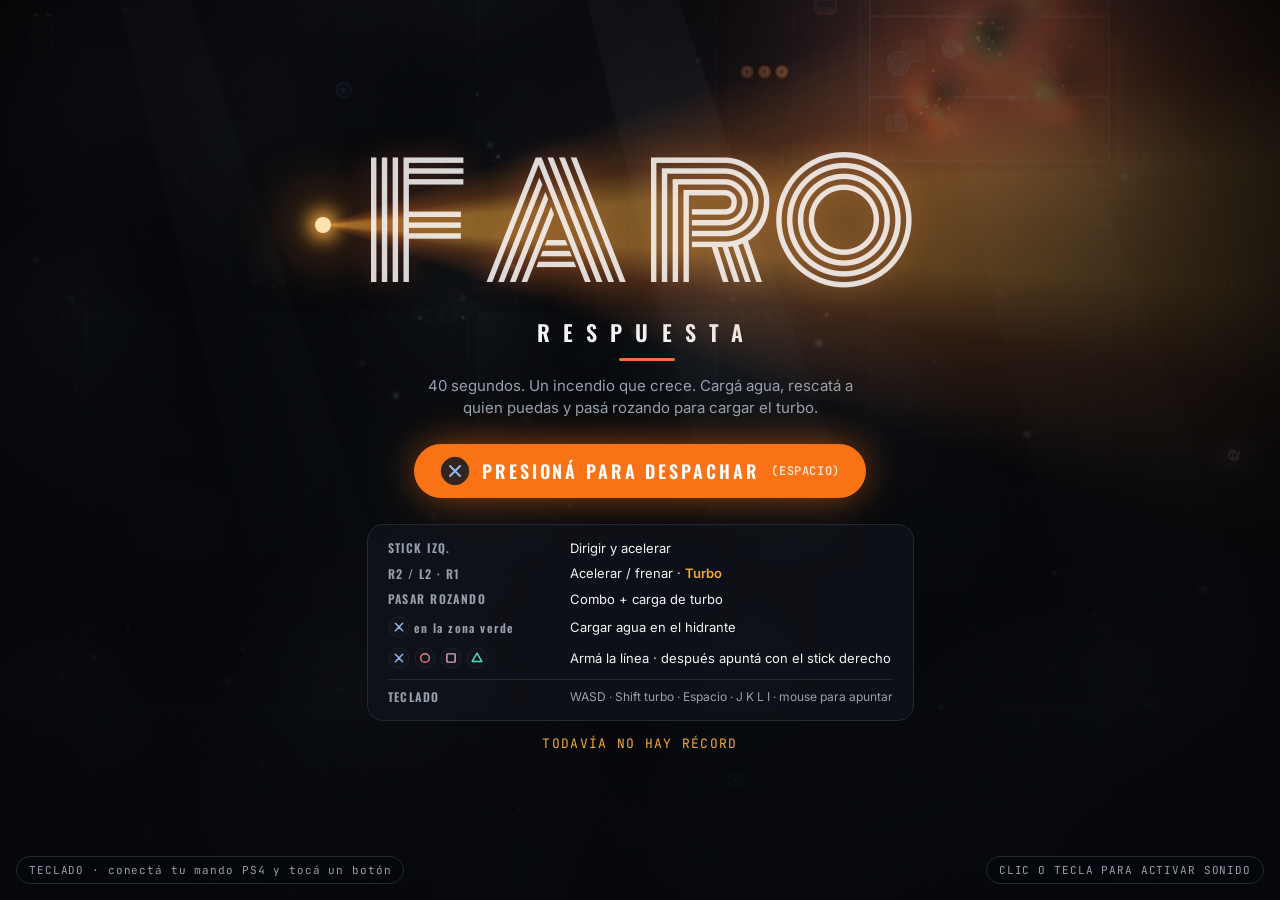
<file: index.html>
<!doctype html>
<html lang="es">
<head>
  <meta charset="utf-8">
  <meta name="viewport" content="width=device-width, initial-scale=1">
  <title>FARO · Respuesta</title>
  <meta name="description" content="Llevá el camión de bomberos desde la central hasta el incendio en 40 segundos. Jugable con joystick de PS4.">
  <meta name="theme-color" content="#05070A">
  <link rel="preconnect" href="https://fonts.googleapis.com">
  <link rel="preconnect" href="https://fonts.gstatic.com" crossorigin>
  <link href="https://fonts.googleapis.com/css2?family=Monoton&family=Oswald:wght@400;500;600;700&family=JetBrains+Mono:wght@400;700&family=Inter:wght@400;500;600&display=swap" rel="stylesheet">
  <link rel="stylesheet" href="css/style.css">
</head>
<body>
  <canvas id="game"></canvas>

  <!-- HUD en partida -->
  <div id="hud" class="hidden">
    <div class="hud-tl glass">
      <div class="hud-brand">FARO</div>
      <div class="hud-unit mono">UNIDAD 07 · <span id="hud-speed">0</span> km/h</div>
    </div>

    <div class="hud-tc">
      <div class="timer-label">TIEMPO DE RESPUESTA</div>
      <div id="hud-timer" class="timer">40.0</div>
      <div id="hud-obj" class="objective"><span class="dot"></span><span id="hud-obj-text"></span></div>
      <div id="banner" class="banner"></div>
    </div>

    <div class="hud-tr glass">
      <div class="panel-title"><span>RADAR</span><span id="hud-dist" class="mono"></span></div>
      <canvas id="minimap" width="480" height="300"></canvas>
    </div>

    <div id="combo" class="combo hidden">
      <div class="combo-x">x<span id="combo-n">1</span></div>
      <div class="combo-label">COMBO · <span id="combo-pts" class="mono">0</span> pts</div>
      <div class="combo-bar"><div id="combo-t"></div></div>
    </div>

    <div class="hud-bl glass">
      <div id="hud-tank" class="gauge-row">
        <span class="label">TANQUE</span>
        <div class="tank"><div id="hud-tank-fill"></div></div>
        <span id="hud-tank-pct" class="mono">VACÍO</span>
      </div>
      <div id="hud-turbo" class="gauge-row">
        <span class="label">TURBO</span>
        <div class="tank turbo"><div id="hud-turbo-fill"></div></div>
        <span class="mono key-hint"><span class="pad-only">R1</span><span class="kb-only">SHIFT</span></span>
      </div>
      <div class="gauge-row">
        <span class="label">CIVILES</span>
        <div id="hud-civ" class="civ"></div>
        <span class="mono dim">+2s c/u</span>
      </div>
    </div>

    <div class="hud-br chip mono" id="hud-device"></div>

    <div id="prompt" class="prompt hidden">
      <span class="prompt-glyph" data-glyph="0"></span>
      <div class="prompt-main">
        <div class="prompt-row"><span id="prompt-text" class="prompt-text">CARGAR AGUA</span><span id="prompt-key" class="prompt-key mono"></span></div>
        <div id="pgauge" class="pgauge hidden">
          <div id="pg-zone" class="pg-zone"><div class="pg-perfect"></div></div>
          <div id="pg-needle" class="pg-needle"></div>
        </div>
      </div>
    </div>

    <div id="qte" class="qte glass hidden">
      <div class="qte-head"><span class="badge critical">ATAQUE</span><span id="qte-title" class="qte-title">ARMÁ LA LÍNEA</span></div>
      <div id="qte-seq" class="qte-seq"></div>
      <div id="aim-help" class="aim-help hidden">
        <span class="pad-only"><b>STICK DER.</b> apuntar · <b>R2</b> o <b>✕</b> tirar agua</span>
        <span class="kb-only"><b>MOUSE / FLECHAS</b> apuntar · <b>CLIC / ESPACIO</b> tirar agua</span>
      </div>
      <div class="firebar-row"><span class="label">FUEGO</span><div class="firebar"><div id="qte-fire"></div></div></div>
    </div>

    <div id="go" class="go">¡YA!</div>
  </div>

  <!-- Pantalla de título -->
  <div id="screen-title" class="screen">
    <div class="title-wrap">
      <div class="logo">
        <div class="beam"></div>
        <div class="lamp"></div>
        <h1 class="wordmark">FARO</h1>
      </div>
      <div class="subtitle">RESPUESTA<span class="accent-bar"></span></div>
      <p class="tagline">40 segundos. Un incendio que crece. Cargá agua, rescatá a quien puedas y pasá rozando para cargar el turbo.</p>

      <div class="cta"><span data-glyph="0"></span><span>PRESIONÁ PARA DESPACHAR</span><span class="kb-only mono">(ESPACIO)</span></div>

      <div id="title-panels" class="title-panels">
        <div class="controls glass">
          <div class="ctl"><span class="k">STICK IZQ.</span><span>Dirigir y acelerar</span></div>
          <div class="ctl"><span class="k">R2 / L2 · R1</span><span>Acelerar / frenar · <b class="accent">Turbo</b></span></div>
          <div class="ctl"><span class="k">PASAR ROZANDO</span><span>Combo + carga de turbo</span></div>
          <div class="ctl"><span class="k"><span data-glyph="0"></span> en la zona verde</span><span>Cargar agua en el hidrante</span></div>
          <div class="ctl"><span class="k"><span data-glyph="0"></span><span data-glyph="1"></span><span data-glyph="2"></span><span data-glyph="3"></span></span><span>Armá la línea · después apuntá con el stick derecho</span></div>
          <div class="ctl kb"><span class="k mono">TECLADO</span><span>WASD · Shift turbo · Espacio · J K L I · mouse para apuntar</span></div>
        </div>
        <div class="title-board glass">
          <div class="board-title">TOP 5 · <span id="title-board-count">0</span> PARTICIPANTES</div>
          <ol id="title-board-list" class="board"></ol>
        </div>
      </div>
      <div class="best mono" id="title-best"></div>
    </div>
    <div class="title-foot">
      <div class="chip mono" id="title-device"></div>
      <div class="chip mono" id="mute">SONIDO: ON (M)</div>
    </div>
  </div>

  <!-- Despacho + cuenta regresiva -->
  <div id="screen-brief" class="screen screen-clear hidden">
    <div class="brief glass">
      <div class="brief-top"><span class="badge critical">CRÍTICO</span><span class="mono dim">CANAL 2 · DESPACHO</span></div>
      <h2 id="brief-type"></h2>
      <div id="brief-addr" class="brief-addr"></div>
      <div id="brief-radio" class="radio mono"></div>
      <ol class="steps">
        <li><span class="step-dot water"></span>Hidrante: apretá <span data-glyph="0"></span> cuando la aguja pase por la <b>zona verde</b></li>
        <li><span class="step-dot civ"></span>Rescatá <b>civiles</b> (+2 s) y pasá rozando autos para el <b>turbo</b></li>
        <li><span class="step-dot fire"></span>El fuego <b>se propaga</b> a los 10 s y a los 18 s: ¡llegá antes!</li>
      </ol>
      <div id="brief-rec" class="brief-rec mono"></div>
    </div>
    <div id="countdown" class="countdown"></div>
  </div>

  <!-- Resultado -->
  <div id="screen-result" class="screen hidden">
    <div class="result glass">
      <div class="res-head">
        <span id="res-badge" class="badge resolved">RESUELTO</span>
        <h2 id="res-title">INCENDIO CONTROLADO</h2>
        <div id="res-sub" class="res-sub"></div>
        <span class="accent-bar"></span>
      </div>
      <div class="res-cols">
        <div class="res-left">
          <div class="res-body">
            <div id="res-rank" class="rank">S</div>
            <dl class="stats">
              <div><dt>Tiempo restante</dt><dd id="res-time" class="mono"></dd></div>
              <div><dt>Llegada</dt><dd id="res-arrive" class="mono"></dd></div>
              <div><dt>Civiles</dt><dd id="res-civ" class="mono"></dd></div>
              <div><dt>Mejor combo</dt><dd id="res-combo" class="mono"></dd></div>
              <div><dt>Propagación</dt><dd id="res-spread" class="mono"></dd></div>
              <div><dt>Choques</dt><dd id="res-crash" class="mono"></dd></div>
              <div class="total"><dt>Puntaje</dt><dd id="res-score" class="mono"></dd></div>
            </dl>
          </div>
        </div>
        <div class="res-right">
          <div id="ini" class="ini hidden">
            <div class="ini-title">¡ANOTATE EN EL RANKING!</div>
            <div class="ini-sub"><span id="ini-pos"></span> · Ingresá tus iniciales</div>
            <div class="ini-slots"><span id="ini0" class="slot">A</span><span id="ini1" class="slot">A</span><span id="ini2" class="slot">A</span></div>
            <div class="ini-help mono"><span class="pad-only">▲▼ letra · ◀▶ mover · ✕ siguiente</span><span class="kb-only">Escribí tus letras · Enter confirmar</span></div>
          </div>
          <div class="board-title">RANKING · <span id="res-board-count">0</span> PARTICIPANTES</div>
          <ol id="res-board" class="board"></ol>
        </div>
      </div>
      <div id="res-best" class="res-best mono"></div>
      <div id="res-cta" class="res-cta">
        <span class="act"><span data-glyph="0"></span> REINTENTAR <span class="kb-only mono">ESPACIO</span></span>
        <span class="act dim"><span data-glyph="1"></span> MENÚ <span class="kb-only mono">L</span></span>
      </div>
    </div>
  </div>

  <!-- Pausa -->
  <div id="screen-pause" class="screen hidden">
    <div class="pause glass">
      <h2>PAUSA</h2>
      <div class="res-cta">
        <span class="act"><span data-glyph="0"></span> CONTINUAR</span>
        <span class="act dim"><span data-glyph="1"></span> MENÚ</span>
      </div>
    </div>
  </div>

  <script src="js/util.js"></script>
  <script src="js/input.js"></script>
  <script src="js/audio.js"></script>
  <script src="js/world.js"></script>
  <script src="js/render.js"></script>
  <script src="js/game.js"></script>
</body>
</html>
</file>
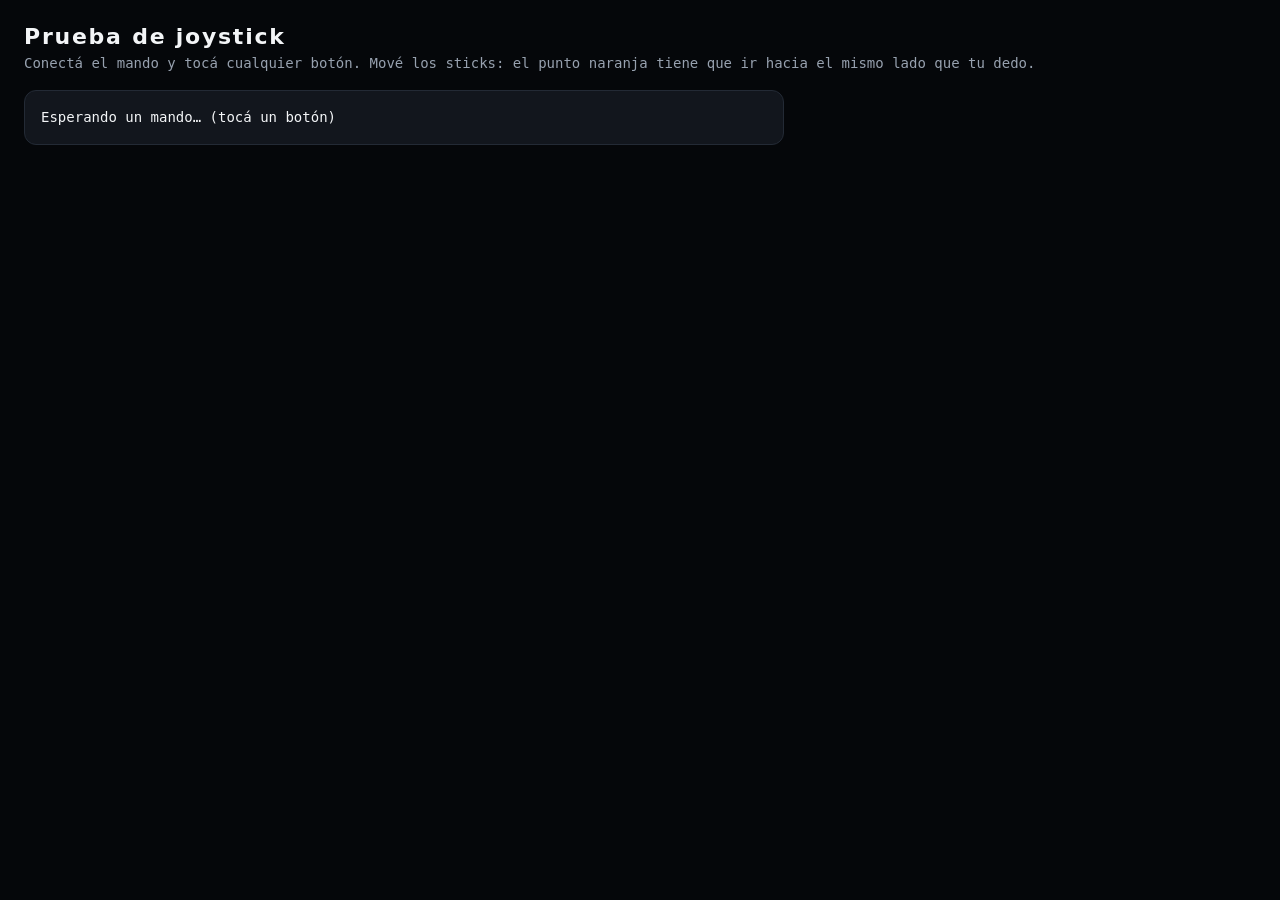
<file: test-joystick.html>
<!doctype html>
<html lang="es">
<head>
  <meta charset="utf-8">
  <meta name="viewport" content="width=device-width, initial-scale=1">
  <title>FARO · Prueba de joystick</title>
  <style>
    :root { --night: #05070A; --panel: #12161D; --line: #232A35; --mist: #F3F5F7; --ash: #97A1AF; --ember: #F2703C; --ok: #16A34A; }
    * { box-sizing: border-box; }
    body { margin: 0; background: var(--night); color: var(--mist); font: 14px/1.5 ui-monospace, Consolas, monospace; padding: 24px; }
    h1 { font: 700 22px system-ui, sans-serif; letter-spacing: .08em; margin: 0 0 4px; }
    .dim { color: var(--ash); }
    .card { background: var(--panel); border: 1px solid var(--line); border-radius: 12px; padding: 16px; margin-top: 16px; max-width: 760px; }
    .bad { color: #FCA5A5; } .good { color: #86EFAC; }
    .axis { display: grid; grid-template-columns: 210px 1fr 70px; gap: 10px; align-items: center; margin: 4px 0; }
    .bar { position: relative; height: 12px; background: var(--line); border-radius: 6px; }
    .bar i { position: absolute; top: 0; bottom: 0; width: 4px; margin-left: -2px; background: var(--ember); border-radius: 2px; }
    .bar::after { content: ''; position: absolute; left: 50%; top: -3px; bottom: -3px; width: 1px; background: var(--ash); }
    .btns { display: flex; flex-wrap: wrap; gap: 6px; }
    .btn { padding: 4px 8px; border: 1px solid var(--line); border-radius: 6px; color: var(--ash); }
    .btn.on { background: var(--ember); color: #fff; border-color: var(--ember); }
    .stick { width: 120px; height: 120px; border: 1px solid var(--line); border-radius: 50%; position: relative; display: inline-block; margin-right: 16px; }
    .stick b { position: absolute; width: 14px; height: 14px; margin: -7px; border-radius: 50%; background: var(--ember); left: 50%; top: 50%; }
    .stick span { position: absolute; bottom: -22px; width: 100%; text-align: center; color: var(--ash); font-size: 12px; }
  </style>
</head>
<body>
  <h1>Prueba de joystick</h1>
  <div class="dim">Conectá el mando y tocá cualquier botón. Mové los sticks: el punto naranja tiene que ir hacia el mismo lado que tu dedo.</div>
  <div id="out" class="card">Esperando un mando…</div>
  <script>
    const NAMES = ['✕', '○', '□', '△', 'L1', 'R1', 'L2', 'R2', 'Share', 'Options', 'L3', 'R3', '↑', '↓', '←', '→', 'PS', 'Touchpad'];
    const AXES = ['0 · Stick izq. horizontal', '1 · Stick izq. vertical', '2 · Stick der. horizontal', '3 · Stick der. vertical'];
    const out = document.getElementById('out');
    function frame() {
      const pads = navigator.getGamepads ? [...navigator.getGamepads()].filter(Boolean) : [];
      if (!pads.length) { out.innerHTML = 'Esperando un mando… (tocá un botón)'; requestAnimationFrame(frame); return; }
      const g = pads[0];
      const std = g.mapping === 'standard';
      let h = `<div><b>${g.id}</b></div>`;
      h += `<div>Distribución: ${std ? '<span class="good">standard ✔ (la que espera el juego)</span>' : `<span class="bad">"${g.mapping || 'ninguna'}" ✘ — el navegador no la reconoce como estándar</span>`}</div>`;
      h += `<div class="dim">${g.axes.length} ejes · ${g.buttons.length} botones</div><div style="margin:18px 0 28px">`;
      const ax = (i) => g.axes[i] || 0;
      h += `<div class="stick"><b style="left:${50 + ax(0) * 45}%;top:${50 + ax(1) * 45}%"></b><span>izquierdo (ejes 0,1)</span></div>`;
      h += `<div class="stick"><b style="left:${50 + ax(2) * 45}%;top:${50 + ax(3) * 45}%"></b><span>derecho (ejes 2,3)</span></div></div>`;
      g.axes.forEach((v, i) => {
        h += `<div class="axis"><span>${AXES[i] || 'eje ' + i}</span><div class="bar"><i style="left:${(v + 1) * 50}%"></i></div><span>${v.toFixed(2)}</span></div>`;
      });
      h += '<div class="btns" style="margin-top:12px">';
      g.buttons.forEach((b, i) => {
        const label = std ? (NAMES[i] || i) : i;
        h += `<span class="btn ${b.pressed ? 'on' : ''}">${i}: ${label}${b.value > 0 && b.value < 1 ? ' ' + b.value.toFixed(2) : ''}</span>`;
      });
      h += '</div>';
      out.innerHTML = h;
      requestAnimationFrame(frame);
    }
    frame();
  </script>
</body>
</html>
</file>
<file: css/style.css>
/* FARO · Respuesta — tokens tomados de FARO-estetica-videojuego.md */
:root {
  --night: #05070A;
  --panel: #12161D;
  --line: #232A35;
  --mist: #F3F5F7;
  --ash: #97A1AF;
  --ember: #F2703C;
  --ember-hot: #FF3C38;
  --signal: #F59E0B;
  --orange: #F97316;
  --dispatch: #5887FF;
  --beam-a: #F2A93E;
  --beam-b: #E67828;
  --critical: #DC2626;
  --resolved: #16A34A;
  --glass: rgba(18, 22, 29, 0.62);
  --f-display: 'Oswald', 'Arial Narrow', sans-serif;
  --f-mono: 'JetBrains Mono', 'IBM Plex Mono', ui-monospace, monospace;
  --f-body: 'Inter', ui-sans-serif, system-ui, sans-serif;
}

* { box-sizing: border-box; margin: 0; padding: 0; }
html, body { width: 100%; height: 100%; overflow: hidden; background: var(--night); color: var(--mist); font-family: var(--f-body); user-select: none; }
canvas#game { position: fixed; inset: 0; width: 100vw; height: 100vh; display: block; }
.hidden { display: none !important; }
.mono { font-family: var(--f-mono); }
.dim { color: var(--ash); }
.kb-only { display: none; font-size: 12px; color: var(--ash); letter-spacing: 0.05em; }
body.kb .kb-only { display: inline; }

.glass {
  background: var(--glass);
  backdrop-filter: blur(8px);
  -webkit-backdrop-filter: blur(8px);
  border: 1px solid var(--line);
  border-radius: 16px;
}
.chip {
  display: inline-flex; align-items: center; gap: 8px;
  padding: 6px 12px; border-radius: 999px;
  background: rgba(5, 7, 10, 0.6); border: 1px solid var(--line);
  font-size: 11px; letter-spacing: 0.08em; color: var(--ash);
}
.glyph { width: 1.6em; height: 1.6em; vertical-align: middle; }
[data-glyph] { display: inline-flex; }
.badge {
  display: inline-block; padding: 3px 10px; border-radius: 999px;
  font: 700 11px/1.4 var(--f-display); letter-spacing: 0.14em; text-transform: uppercase;
}
.badge.critical { background: rgba(220, 38, 38, 0.18); color: #F87171; border: 1px solid rgba(220, 38, 38, 0.4); }
.badge.resolved { background: rgba(22, 163, 74, 0.18); color: #4ADE80; border: 1px solid rgba(22, 163, 74, 0.4); }
.accent-bar { display: block; height: 3px; width: 56px; margin-top: 10px; border-radius: 2px; background: var(--ember); transition: width .4s; }
.label { font: 600 11px var(--f-display); letter-spacing: 0.16em; color: var(--ash); }

/* ------------------------------------------------------------------ HUD */
#hud { position: fixed; inset: 0; pointer-events: none; }
.hud-tl { position: absolute; top: 16px; left: 16px; padding: 10px 16px; }
.hud-brand { font: 28px/1 'Monoton', cursive; letter-spacing: 0.1em; color: rgba(255, 255, 255, 0.83); text-shadow: 0 0 18px rgba(242, 112, 60, 0.45); }
.hud-unit { font-size: 11px; color: var(--ash); margin-top: 6px; letter-spacing: 0.06em; }

.hud-tc { position: absolute; top: 12px; left: 50%; transform: translateX(-50%); text-align: center; }
.timer-label { font: 500 11px var(--f-display); letter-spacing: 0.3em; color: var(--ash); }
.timer {
  font: 700 64px/1 var(--f-display); color: var(--mist); letter-spacing: 0.02em;
  font-variant-numeric: tabular-nums; text-shadow: 0 0 24px rgba(242, 112, 60, 0.35);
  transition: color .2s;
}
.timer.warn { color: var(--signal); text-shadow: 0 0 24px rgba(245, 158, 11, 0.5); }
.timer.critical { color: var(--ember-hot); text-shadow: 0 0 28px rgba(255, 60, 56, 0.7); animation: beat .5s ease-in-out infinite; }
@keyframes beat { 50% { transform: scale(1.08); } }

.objective {
  display: inline-flex; align-items: center; gap: 10px; margin-top: 8px;
  padding: 7px 16px; border-radius: 999px; background: rgba(5, 7, 10, 0.65);
  border: 1px solid var(--line); backdrop-filter: blur(6px);
  font: 600 14px var(--f-display); letter-spacing: 0.14em;
}
.objective .dot { width: 8px; height: 8px; border-radius: 50%; background: var(--ash); animation: blink 1s infinite; }
.objective.water { border-color: rgba(88, 135, 255, 0.5); color: #BFD0FF; box-shadow: 0 0 24px -8px rgba(88, 135, 255, 0.6); }
.objective.water .dot { background: var(--dispatch); }
.objective.fire { border-color: rgba(242, 112, 60, 0.55); color: #FFD2BD; box-shadow: 0 0 24px -8px rgba(242, 112, 60, 0.6); }
.objective.fire .dot { background: var(--ember); }
.objective.ok { border-color: rgba(22, 163, 74, 0.55); color: #BBF7D0; }
.objective.ok .dot { background: var(--resolved); animation: none; }
@keyframes blink { 50% { opacity: 0.25; } }

.hud-tr { position: absolute; top: 16px; right: 16px; padding: 10px; }
.panel-title { display: flex; justify-content: space-between; font: 600 11px var(--f-display); letter-spacing: 0.2em; color: var(--ash); margin: 0 2px 8px; }
.panel-title .mono { letter-spacing: 0.04em; color: var(--mist); }
#minimap { display: block; width: 240px; height: 150px; border-radius: 10px; border: 1px solid var(--line); }

.hud-bl { position: absolute; bottom: 16px; left: 16px; padding: 12px 16px; display: grid; gap: 10px; min-width: 300px; }
.gauge-row { display: grid; grid-template-columns: 64px 1fr auto; align-items: center; gap: 12px; }
.gauge-row .mono { font-size: 12px; min-width: 52px; text-align: right; }
.tank { height: 10px; border-radius: 999px; background: rgba(35, 42, 53, 0.8); overflow: hidden; border: 1px solid var(--line); }
#hud-tank-fill { height: 100%; width: 0; background: linear-gradient(90deg, #2563EB, #5887FF); box-shadow: 0 0 12px rgba(88, 135, 255, 0.8); transition: width .12s; }
.gauge-row.empty .mono { color: var(--signal); animation: blink .7s infinite; }
.gauge-row.full .mono { color: #BFD0FF; }
.civ { display: flex; gap: 6px; }
.civ-icon svg { width: 20px; height: 20px; fill: none; stroke: var(--line); stroke-width: 2; stroke-linecap: round; }
.civ-icon.on svg { stroke: var(--mist); filter: drop-shadow(0 0 6px rgba(243, 245, 247, 0.8)); }

.hud-br { position: absolute; bottom: 16px; right: 16px; }

/* Prompt de hidrante */
.prompt {
  position: absolute; left: 50%; bottom: 120px; transform: translateX(-50%);
  display: flex; align-items: center; gap: 14px; padding: 10px 20px 10px 10px;
  border-radius: 999px; background: rgba(5, 7, 10, 0.72); border: 1px solid rgba(88, 135, 255, 0.5);
  box-shadow: 0 0 32px -8px rgba(88, 135, 255, 0.7); backdrop-filter: blur(6px);
}
.prompt-btn { position: relative; width: 60px; height: 60px; display: grid; place-items: center; }
.prompt-btn .glyph { width: 40px; height: 40px; }
.prompt.mashing .prompt-btn [data-glyph] { animation: mash .12s infinite alternate; }
@keyframes mash { to { transform: scale(0.86); } }
.ring { position: absolute; inset: 0; transform: rotate(-90deg); }
.ring-bg { fill: none; stroke: rgba(35, 42, 53, 0.9); stroke-width: 4; }
.ring-fg { fill: none; stroke: var(--dispatch); stroke-width: 4; stroke-linecap: round; stroke-dasharray: 163.4; stroke-dashoffset: 163.4; filter: drop-shadow(0 0 4px var(--dispatch)); }
.prompt-text { font: 700 22px var(--f-display); letter-spacing: 0.12em; color: #DCE6FF; }
.prompt-key { font-size: 11px; color: var(--ash); }

/* Secuencia de ataque */
.qte { position: absolute; left: 50%; bottom: 40px; transform: translateX(-50%); padding: 16px 22px 18px; text-align: center; box-shadow: 0 0 48px -12px rgba(242, 112, 60, 0.6); border-color: rgba(242, 112, 60, 0.45); }
.qte.shake { animation: shake .35s; }
@keyframes shake { 20%, 60% { transform: translateX(calc(-50% - 8px)); } 40%, 80% { transform: translateX(calc(-50% + 8px)); } }
.qte-head { display: flex; gap: 12px; align-items: center; justify-content: center; margin-bottom: 12px; }
.qte-title { font: 600 14px var(--f-display); letter-spacing: 0.24em; color: var(--mist); }
.qte-seq { display: flex; gap: 12px; justify-content: center; }
.qte-slot { position: relative; display: grid; justify-items: center; gap: 4px; transition: transform .12s, opacity .2s; opacity: 0.45; }
.qte-slot .glyph { width: 52px; height: 52px; }
.qte-slot .key { font: 11px var(--f-mono); color: var(--ash); display: none; }
body.kb .qte-slot .key { display: block; }
.qte-slot.current { opacity: 1; transform: scale(1.28) translateY(-4px); filter: drop-shadow(0 0 12px rgba(242, 169, 62, 0.8)); }
.qte-slot.done { opacity: 0.25; transform: scale(0.85); filter: grayscale(1); }
.qte-slot.done::after { content: ''; position: absolute; top: 22px; left: 50%; width: 22px; height: 10px; border-left: 3px solid var(--resolved); border-bottom: 3px solid var(--resolved); transform: translate(-50%, -50%) rotate(-45deg); }
.qte-slot.wrong { filter: drop-shadow(0 0 14px rgba(220, 38, 38, 1)); }
.firebar-row { display: grid; grid-template-columns: auto 1fr; gap: 12px; align-items: center; margin-top: 14px; }
.firebar { height: 8px; border-radius: 999px; background: rgba(35, 42, 53, 0.8); overflow: hidden; }
#qte-fire { height: 100%; width: 100%; background: linear-gradient(90deg, var(--beam-a), var(--critical)); box-shadow: 0 0 12px rgba(242, 112, 60, 0.9); transition: width .2s; }

.go {
  position: absolute; top: 26%; left: 50%; transform: translate(-50%, -50%) scale(0.6);
  font: 700 96px var(--f-display); letter-spacing: 0.06em; color: var(--ember);
  text-shadow: 0 0 40px rgba(242, 112, 60, 0.8); opacity: 0;
}
.go.show { animation: go .8s ease-out forwards; }
@keyframes go { 0% { opacity: 1; transform: translate(-50%, -50%) scale(0.6); } 30% { opacity: 1; transform: translate(-50%, -50%) scale(1.1); } 100% { opacity: 0; transform: translate(-50%, -50%) scale(1.5); } }

/* ------------------------------------------------------------- pantallas */
.screen {
  position: fixed; inset: 0; display: grid; place-items: center;
  background: linear-gradient(180deg, rgba(5, 7, 10, 0.4), rgba(5, 7, 10, 0.72) 55%, rgba(5, 7, 10, 0.94));
}
.screen-clear { background: linear-gradient(180deg, rgba(5, 7, 10, 0.55), rgba(5, 7, 10, 0.15) 60%, rgba(5, 7, 10, 0.5)); }

.title-wrap { display: grid; justify-items: center; text-align: center; gap: 14px; padding: 16px; max-width: 760px; }
.logo { position: relative; display: flex; align-items: center; }
.wordmark {
  position: relative; font: 400 clamp(72px, 12vw, 156px)/1 'Monoton', cursive; letter-spacing: 0.1em;
  color: rgba(255, 255, 255, 0.83); text-shadow: 0 0 30px rgba(242, 112, 60, 0.35);
  padding-left: 0.1em;
}
.lamp {
  position: absolute; left: -34px; top: 50%; width: 16px; height: 16px; margin-top: -8px; border-radius: 50%;
  background: #FFE2B0; box-shadow: 0 0 18px 6px var(--beam-a), 0 0 60px 20px rgba(230, 120, 40, 0.5);
}
.beam {
  position: absolute; left: -26px; top: 50%; width: 1100px; height: 800px; margin-top: -400px;
  transform-origin: 0 50%;
  /* Cono con bordes suaves desde el farol (sin filter/blend: evitan el recuadro) */
  background: conic-gradient(from 0deg at 0 50%,
    transparent 0deg 70deg,
    rgba(230, 120, 40, 0.3) 80deg,
    rgba(242, 169, 62, 0.6) 86deg 94deg,
    rgba(230, 120, 40, 0.3) 100deg,
    transparent 110deg 360deg);
  -webkit-mask-image: linear-gradient(90deg, #000 0%, rgba(0, 0, 0, 0.7) 45%, transparent 100%);
  mask-image: linear-gradient(90deg, #000 0%, rgba(0, 0, 0, 0.7) 45%, transparent 100%);
  pointer-events: none;
  animation: sweep 7s ease-in-out infinite alternate;
}
@keyframes sweep { from { transform: rotate(-14deg); } to { transform: rotate(14deg); } }
.subtitle { font: 600 22px var(--f-display); letter-spacing: 0.6em; color: var(--mist); display: grid; justify-items: center; padding-left: 0.6em; }
.tagline { color: var(--ash); max-width: 460px; font-size: 15px; line-height: 1.5; }
.cta {
  display: inline-flex; align-items: center; gap: 12px; margin-top: 10px; padding: 12px 26px;
  border-radius: 999px; background: var(--orange); color: #fff;
  font: 600 18px var(--f-display); letter-spacing: 0.16em;
  box-shadow: 0 0 40px -6px rgba(249, 115, 22, 0.75); animation: pulse 1.6s ease-in-out infinite;
}
.cta .glyph { width: 30px; height: 30px; }
.cta .kb-only { color: #FFE4D2; }
@keyframes pulse { 50% { box-shadow: 0 0 60px 0 rgba(249, 115, 22, 0.9); transform: scale(1.03); } }
.controls { margin-top: 18px; padding: 14px 20px; display: grid; gap: 8px; text-align: left; min-width: min(460px, 92vw); }
.ctl { display: grid; grid-template-columns: 170px 1fr; align-items: center; gap: 12px; font-size: 13px; color: var(--mist); }
.ctl .k { font: 600 12px var(--f-display); letter-spacing: 0.12em; color: var(--ash); display: inline-flex; gap: 4px; align-items: center; }
.ctl .glyph { width: 22px; height: 22px; }
.ctl.kb { border-top: 1px solid var(--line); padding-top: 8px; margin-top: 2px; color: var(--ash); font-size: 12px; }
.best { color: var(--beam-a); font-size: 13px; letter-spacing: 0.1em; min-height: 1em; }
.title-foot { position: fixed; bottom: 16px; left: 16px; right: 16px; display: flex; justify-content: space-between; gap: 8px; flex-wrap: wrap; }
#title-device.live { color: #BFD0FF; border-color: rgba(88, 135, 255, 0.5); }

.brief { position: absolute; top: 50%; left: 50%; transform: translate(-50%, -50%); width: min(560px, 92vw); padding: 22px 26px; margin-top: -60px; }
.brief-top { display: flex; justify-content: space-between; align-items: center; font-size: 11px; letter-spacing: 0.08em; }
.brief h2 { font: 700 34px/1.1 var(--f-display); letter-spacing: 0.04em; margin-top: 12px; color: var(--mist); }
.brief-addr { color: var(--ember); font: 500 18px var(--f-display); letter-spacing: 0.08em; margin-top: 4px; }
.radio { margin-top: 12px; min-height: 2.6em; font-size: 12px; color: var(--ash); line-height: 1.5; }
.steps { list-style: none; margin-top: 12px; display: grid; gap: 8px; border-top: 1px solid var(--line); padding-top: 12px; font-size: 14px; }
.steps li { display: flex; align-items: center; gap: 10px; }
.steps .glyph { width: 22px; height: 22px; }
.step-dot { width: 8px; height: 8px; border-radius: 50%; flex: none; }
.step-dot.water { background: var(--dispatch); box-shadow: 0 0 8px var(--dispatch); }
.step-dot.civ { background: var(--mist); box-shadow: 0 0 8px var(--mist); }
.step-dot.fire { background: var(--ember); box-shadow: 0 0 8px var(--ember); }
.countdown { position: absolute; bottom: 12%; left: 50%; transform: translateX(-50%); font: 700 110px/1 var(--f-display); color: var(--mist); text-shadow: 0 0 40px rgba(242, 112, 60, 0.6); }
.countdown.pop { animation: cpop .9s ease-out; }
@keyframes cpop { 0% { transform: translateX(-50%) scale(1.6); opacity: 0; } 20% { transform: translateX(-50%) scale(1); opacity: 1; } 100% { opacity: 0.2; } }

.result { width: min(560px, 92vw); padding: 24px 28px; animation: rise .45s ease-out; }
@keyframes rise { from { transform: translateY(24px); opacity: 0; } }
.res-head h2 { font: 700 38px/1.1 var(--f-display); letter-spacing: 0.04em; margin-top: 10px; }
.res-sub { color: var(--ash); font-size: 14px; margin-top: 4px; }
.res-body { display: grid; grid-template-columns: auto 1fr; gap: 28px; align-items: center; margin-top: 20px; }
.rank { font: 700 124px/1 var(--f-display); width: 120px; text-align: center; color: var(--ash); }
.rank-S { color: var(--beam-a); text-shadow: 0 0 40px rgba(242, 169, 62, 0.8); }
.rank-A { color: var(--orange); text-shadow: 0 0 30px rgba(249, 115, 22, 0.6); }
.rank-B { color: var(--signal); }
.rank-C { color: var(--ash); }
.rank-F { color: var(--critical); text-shadow: 0 0 30px rgba(220, 38, 38, 0.6); }
.stats { display: grid; gap: 8px; }
.stats div { display: flex; justify-content: space-between; border-bottom: 1px solid var(--line); padding-bottom: 6px; font-size: 14px; }
.stats dt { color: var(--ash); }
.stats .total { border: none; font-size: 18px; }
.stats .total dt { color: var(--mist); font: 600 18px var(--f-display); letter-spacing: 0.1em; }
.stats .total dd { color: var(--ember); font-weight: 700; }
.res-best { margin-top: 12px; color: var(--ash); font-size: 12px; letter-spacing: 0.08em; }
.res-best.new { color: var(--beam-a); animation: blink 1s infinite; }
.res-cta { display: flex; gap: 20px; margin-top: 18px; font: 600 15px var(--f-display); letter-spacing: 0.14em; }
.res-cta .act { display: inline-flex; align-items: center; gap: 8px; }
.res-cta .act.dim { color: var(--ash); }
.res-cta .glyph { width: 28px; height: 28px; }
.pause { padding: 24px 32px; text-align: center; }
.pause h2 { font: 700 40px var(--f-display); letter-spacing: 0.3em; }

@media (max-width: 820px) {
  .hud-tr { transform: scale(0.72); transform-origin: top right; }
  .hud-tl { display: none; }
  .timer { font-size: 48px; }
  .hud-bl { min-width: 0; }
}

/* ============================================ mecánicas nuevas (v2) */
.pad-only { display: inline; }
body.kb .pad-only { display: none; }
.accent { color: var(--beam-a); font-weight: 600; }

/* Cartel central (propagación, llegada vs récord) */
.banner {
  margin: 10px auto 0; display: table; padding: 8px 18px; border-radius: 12px;
  font: 700 18px var(--f-display); letter-spacing: 0.16em; opacity: 0;
  background: rgba(5, 7, 10, 0.75); border: 1px solid var(--line); backdrop-filter: blur(6px);
}
.banner.show { animation: bannerIn 2.6s ease-out forwards; }
.banner.fire { color: #FFB199; border-color: rgba(220, 38, 38, 0.6); box-shadow: 0 0 40px -6px rgba(220, 38, 38, 0.8); }
.banner.ok { color: #BBF7D0; border-color: rgba(22, 163, 74, 0.6); box-shadow: 0 0 30px -8px rgba(22, 163, 74, 0.8); }
.banner.slow { color: #FDE68A; border-color: rgba(245, 158, 11, 0.6); }
.banner.water { color: #DCE6FF; border-color: rgba(88, 135, 255, 0.6); box-shadow: 0 0 30px -8px rgba(88, 135, 255, 0.8); }
@keyframes bannerIn {
  0% { opacity: 0; transform: scale(1.4); }
  10% { opacity: 1; transform: scale(1); }
  80% { opacity: 1; }
  100% { opacity: 0; transform: translateY(-6px); }
}

/* Turbo */
#hud-turbo-fill { height: 100%; width: 0; background: linear-gradient(90deg, var(--beam-b), var(--beam-a)); box-shadow: 0 0 12px rgba(242, 169, 62, 0.8); transition: width .1s; }
#hud-turbo.ready .key-hint { color: var(--beam-a); animation: blink 0.8s infinite; }
#hud-turbo.boosting .tank { box-shadow: 0 0 16px rgba(242, 169, 62, 0.9); }
.key-hint { font-size: 11px; color: var(--ash); }

/* Combo */
.combo { position: absolute; right: 24px; top: 46%; transform: translateY(-50%); text-align: right; }
.combo-x { font: 700 76px/0.9 var(--f-display); color: var(--beam-a); text-shadow: 0 0 30px rgba(242, 169, 62, 0.7); }
.combo-label { font: 600 13px var(--f-display); letter-spacing: 0.2em; color: var(--mist); margin-top: 4px; }
.combo-bar { height: 4px; width: 150px; margin: 8px 0 0 auto; border-radius: 2px; background: rgba(35, 42, 53, 0.9); overflow: hidden; }
#combo-t { height: 100%; background: var(--beam-a); }
.combo.pulse .combo-x { animation: comboPop .3s ease-out; }
@keyframes comboPop { 0% { transform: scale(1.5); } 100% { transform: scale(1); } }

/* Prompt del hidrante con aguja de presión */
.prompt { padding: 12px 22px 12px 12px; gap: 14px; }
.prompt-glyph .glyph { width: 48px; height: 48px; }
.prompt-main { display: grid; gap: 8px; min-width: 260px; }
.prompt-row { display: flex; align-items: baseline; justify-content: space-between; gap: 14px; }
.pgauge { position: relative; height: 22px; border-radius: 999px; background: rgba(35, 42, 53, 0.9); border: 1px solid var(--line); overflow: hidden; }
.pg-zone { position: absolute; top: 0; bottom: 0; background: rgba(22, 163, 74, 0.55); box-shadow: inset 0 0 10px rgba(74, 222, 128, 0.6); }
.pg-perfect { position: absolute; left: 50%; top: 0; bottom: 0; width: 20%; transform: translateX(-50%); background: rgba(242, 169, 62, 0.85); }
.pg-needle { position: absolute; top: -2px; bottom: -2px; width: 4px; margin-left: -2px; background: var(--mist); box-shadow: 0 0 10px var(--mist); border-radius: 2px; }
.pgauge.perfect { border-color: var(--beam-a); box-shadow: 0 0 20px rgba(242, 169, 62, 0.9); }
.pgauge.good { border-color: var(--dispatch); box-shadow: 0 0 16px rgba(88, 135, 255, 0.9); }
.pgauge.miss { border-color: var(--critical); box-shadow: 0 0 16px rgba(220, 38, 38, 0.9); }
.pgauge.pulse { animation: gpulse .2s; }
@keyframes gpulse { 50% { transform: scaleY(1.25); } }

.aim-help { font: 500 15px var(--f-display); letter-spacing: 0.1em; color: #DCE6FF; padding: 8px 4px 2px; }
.aim-help b { color: var(--mist); }

/* Selector de zona */
.map-sel {
  display: inline-flex; align-items: center; gap: 12px; padding: 8px 18px; border-radius: 999px;
  background: rgba(5, 7, 10, 0.6); border: 1px solid var(--line);
  font: 600 16px var(--f-display); letter-spacing: 0.18em;
}
.map-sel .arrow { color: var(--ember); font-size: 18px; animation: blink 1.4s infinite; }
.map-sel .map-label { color: var(--ash); font-size: 12px; }
.map-sel b { color: var(--mist); min-width: 150px; text-align: center; }

/* Paneles del título que rotan: controles ↔ top 5 */
.title-panels { display: grid; margin-top: 12px; }
.title-panels > * { grid-area: 1 / 1; transition: opacity .6s, transform .6s; }
.title-panels .controls { margin-top: 0; }
.title-panels .title-board { opacity: 0; transform: translateY(8px); pointer-events: none; }
.title-panels.alt .controls { opacity: 0; transform: translateY(-8px); }
.title-panels.alt .title-board { opacity: 1; transform: none; }
.title-board { padding: 14px 20px; min-width: min(460px, 92vw); text-align: left; }

/* Tablas de récords */
.board-title { font: 600 12px var(--f-display); letter-spacing: 0.24em; color: var(--ash); margin-bottom: 8px; }
.board { list-style: none; display: grid; gap: 3px; }
.board li { display: grid; grid-template-columns: 28px 1fr 30px 80px; align-items: center; gap: 8px; padding: 4px 10px; border-radius: 8px; font: 14px var(--f-mono); }
.board li .pos { color: var(--ash); }
.board li .nm { font-weight: 700; letter-spacing: 0.2em; color: var(--mist); }
.board li .rk { font: 700 15px var(--f-display); text-align: center; }
.board li .sc { text-align: right; color: var(--mist); }
.board li:first-child .nm, .board li:first-child .sc { color: var(--beam-a); }
.board li.empty { opacity: 0.3; }
#res-board { max-height: 300px; overflow-y: auto; padding-right: 4px; position: relative; }
#res-board::-webkit-scrollbar { width: 8px; }
#res-board::-webkit-scrollbar-thumb { background: var(--line); border-radius: 4px; }
#res-board::-webkit-scrollbar-thumb:hover { background: var(--ash); }
.board li { grid-template-columns: 38px 1fr 30px 80px; }
.board li.hi { background: rgba(242, 112, 60, 0.18); border: 1px solid rgba(242, 112, 60, 0.6); animation: blink 1s 3; }

/* Resultado en dos columnas */
.result { width: min(900px, 94vw); }
.res-cols { display: grid; grid-template-columns: 1fr 1fr; gap: 28px; margin-top: 18px; align-items: start; }
.res-cols .res-body { margin-top: 0; grid-template-columns: auto 1fr; gap: 18px; }
.res-cols .rank { font-size: 104px; width: 92px; }
.res-right { border-left: 1px solid var(--line); padding-left: 24px; }
.ini { text-align: center; margin-bottom: 16px; padding-bottom: 16px; border-bottom: 1px solid var(--line); }
.ini-title { font: 700 20px var(--f-display); letter-spacing: 0.14em; color: var(--beam-a); }
.ini-sub { font-size: 13px; color: var(--ash); margin-top: 2px; }
.ini-slots { display: flex; gap: 12px; justify-content: center; margin: 12px 0 8px; }
.ini-slots .slot {
  width: 58px; height: 70px; display: grid; place-items: center; border-radius: 12px;
  font: 700 44px var(--f-display); background: rgba(5, 7, 10, 0.6); border: 1px solid var(--line); color: var(--ash);
}
.ini-slots .slot.on { color: var(--mist); border-color: var(--ember); box-shadow: 0 0 24px -4px rgba(242, 112, 60, 0.8); animation: pulse 1.2s infinite; }
.ini-help { font-size: 11px; color: var(--ash); }

.brief-rec { margin-top: 12px; padding-top: 10px; border-top: 1px solid var(--line); font-size: 12px; color: var(--beam-a); letter-spacing: 0.06em; }

@media (max-width: 820px) {
  .res-cols { grid-template-columns: 1fr; }
  .res-right { border: none; padding: 0; }
  .combo-x { font-size: 52px; }
}
.civ-icon.special svg { stroke: rgba(239, 232, 220, 0.25); stroke-dasharray: 3 2; }
.civ-icon.special.on svg { stroke: #FFFFFF; stroke-dasharray: none; filter: drop-shadow(0 0 8px #FFFFFF); }
</file>
